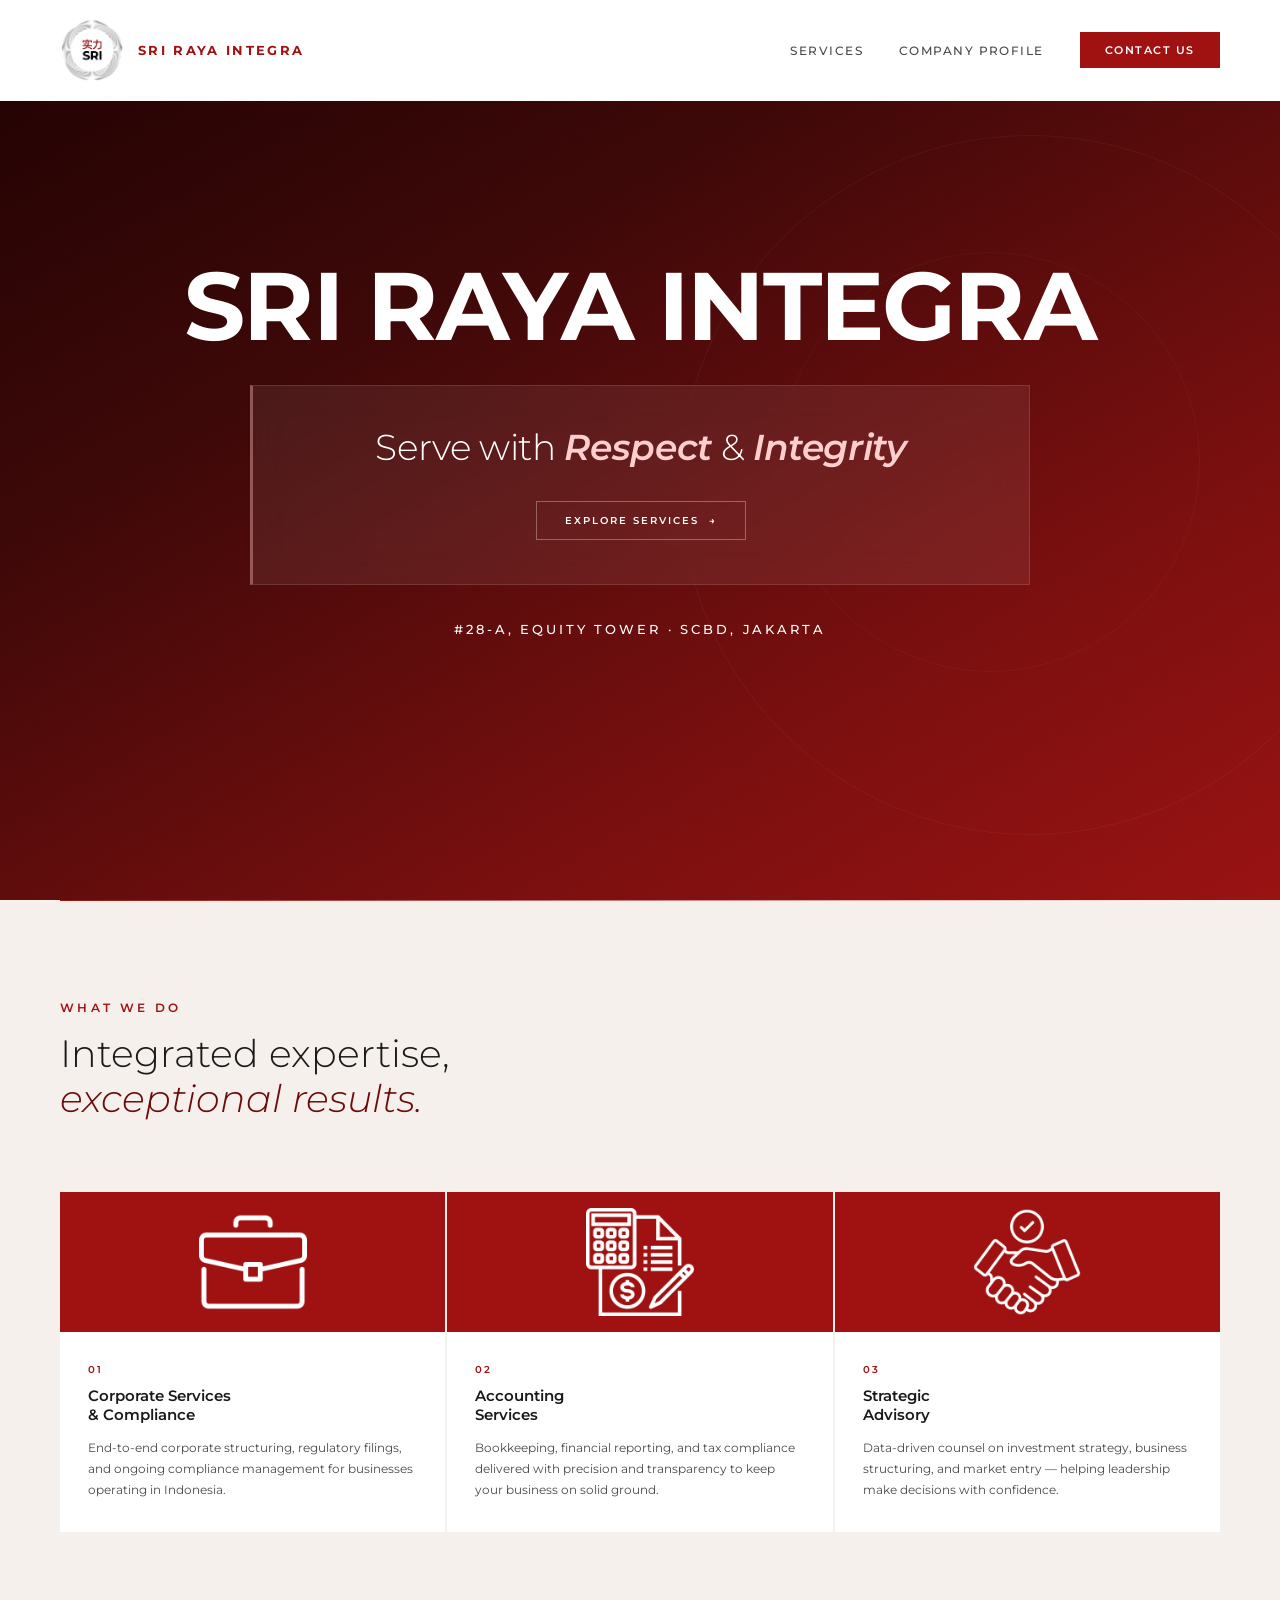
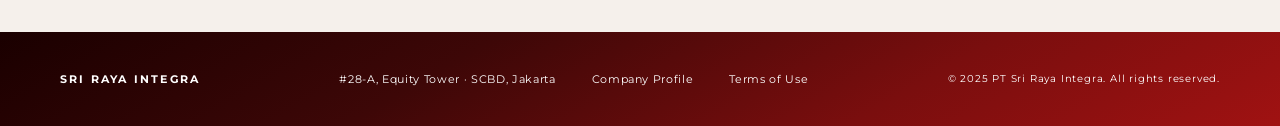
<file: index.html>
<!DOCTYPE html>
<html lang="en">
<head>
  <meta charset="UTF-8" />
  <meta name="viewport" content="width=device-width, initial-scale=1.0"/>
  <title>Sri Raya Integra</title>

  <link rel="icon" type="image/x-icon" href="assets/sri-logo.png">
  <link rel="stylesheet" href="global.css">
  <link rel="stylesheet" href="stylehome.css">

</head>

<body>

  <!-- NAVBAR -->
  <nav class="navbar" id="navbar">
    <div class="left-navbar">
      <img src="assets/sri-logo.png" alt="Sri Raya Integra" />
      <span class="brand">
        <a href="index.html">Sri Raya Integra</a>
      </span>
    </div>
    <div class="nav-right">
      <a href="#services" class="nav-link">Services</a>
      <a href="source_code/company-profile/sricompanyprofile.html" class="nav-link">Company Profile</a>
      <a href="source_code/contact-us/sricontactus.html" class="nav-btn">Contact Us</a>
    </div>
  </nav>

  <!-- HERO -->
  <section class="hero" id="hero">
    <div class="hero-bg" id="heroBg"></div>
    <div class="hero-lines"></div>

    <div class="hero-inner">
      <h1 class="hero-name hero-anim-name">SRI RAYA INTEGRA</h1>

      <div class="glass-card hero-anim-card">
        <p class="hero-title">
          Serve with <em>Respect</em> &amp; <em>Integrity</em>
        </p>
        <a href="#services" class="hero-cta">Explore Services &nbsp;→</a>
      </div>

      <div class="hero-meta hero-anim-meta">
        <span>#28-A, Equity Tower · SCBD, Jakarta</span>
      </div>
    </div>
  </section>

  <!-- SERVICES -->
  <section class="services-section" id="services">
    <div class="services-inner">
      <div class="section-label">What We Do</div>
      <h2 class="section-title">Integrated expertise,<br><em>exceptional results.</em></h2>

      <div class="cards-grid">

        <div class="card fade-up">
          <div class="card-img-wrap">
            <img src="assets/briefcase.png" alt="Corporate Services" />
          </div>
          <div class="card-body">
            <div class="card-number">01</div>
            <div class="card-title">Corporate Services<br>&amp; Compliance</div>
            <p class="card-desc">End-to-end corporate structuring, regulatory filings, and ongoing compliance management for businesses operating in Indonesia.</p>
          </div>
        </div>

        <div class="card fade-up">
          <div class="card-img-wrap">
            <img src="assets/accounting.png" alt="Accounting Services" />
          </div>
          <div class="card-body">
            <div class="card-number">02</div>
            <div class="card-title">Accounting<br>Services</div>
            <p class="card-desc">Bookkeeping, financial reporting, and tax compliance delivered with precision and transparency to keep your business on solid ground.</p>
          </div>
        </div>

        <div class="card fade-up">
          <div class="card-img-wrap">
            <img src="assets/deal.png" alt="Strategic Advisory" />
          </div>
          <div class="card-body">
            <div class="card-number">03</div>
            <div class="card-title">Strategic<br>Advisory</div>
            <p class="card-desc">Data-driven counsel on investment strategy, business structuring, and market entry — helping leadership make decisions with confidence.</p>
          </div>
        </div>

      </div>
    </div>
  </section>

  <!-- FOOTER -->
  <footer class="footer">
    <div class="footer-inner">
      <div class="footer-brand">
        <a href="#hero" class="footer-brand">Sri Raya Integra</a>
      </div>
      <div class="footer-meta">
        <a href="https://maps.app.goo.gl/XMBJzPFrLYJWzJzW9" target="_blank" rel="noopener noreferrer">#28-A, Equity Tower · SCBD, Jakarta</a>
        <a href="source_code/company-profile/sricompanyprofile.html">Company Profile</a>
        <a href="source_code/tou/sritou.html">Terms of Use</a>
      </div>
      <div class="footer-copy">© 2025 PT Sri Raya Integra. All rights reserved.</div>
    </div>
  </footer>

  <script src="functionhome.js"></script>

</body>
</html>
</file>
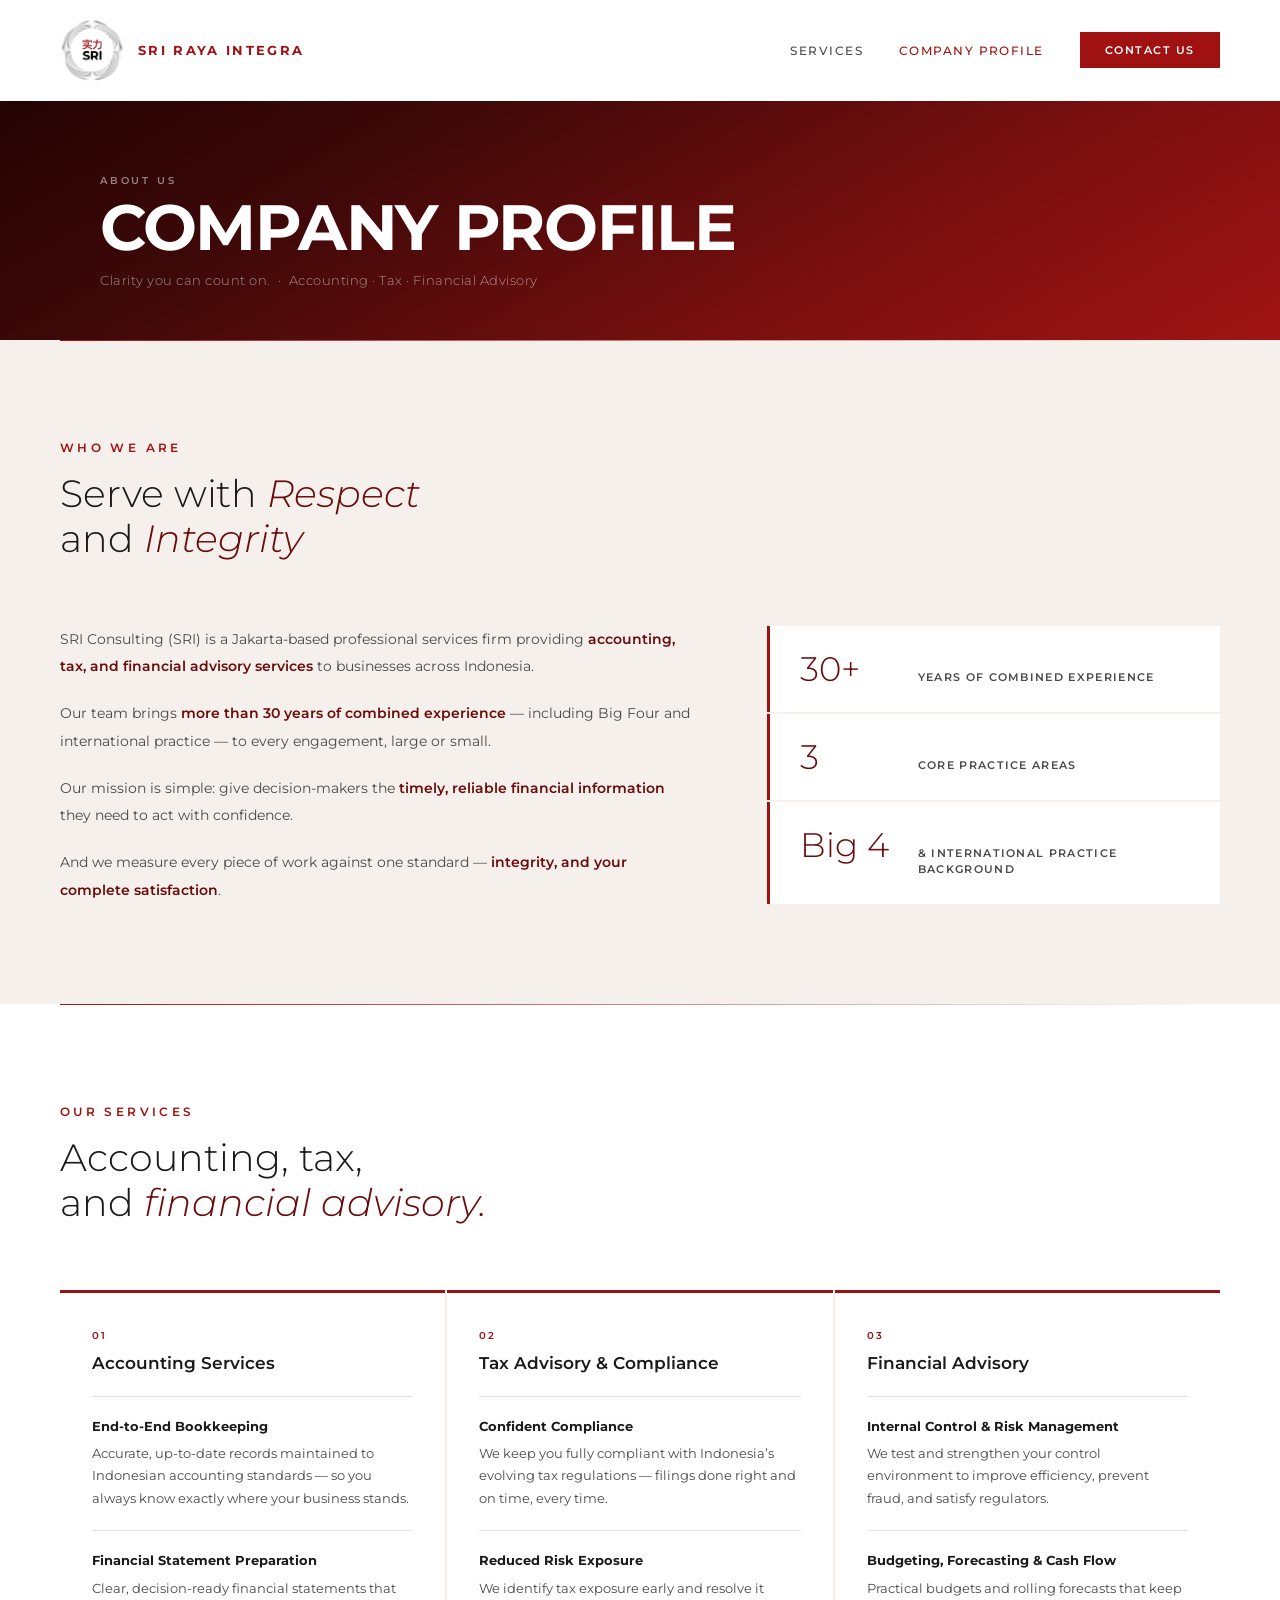
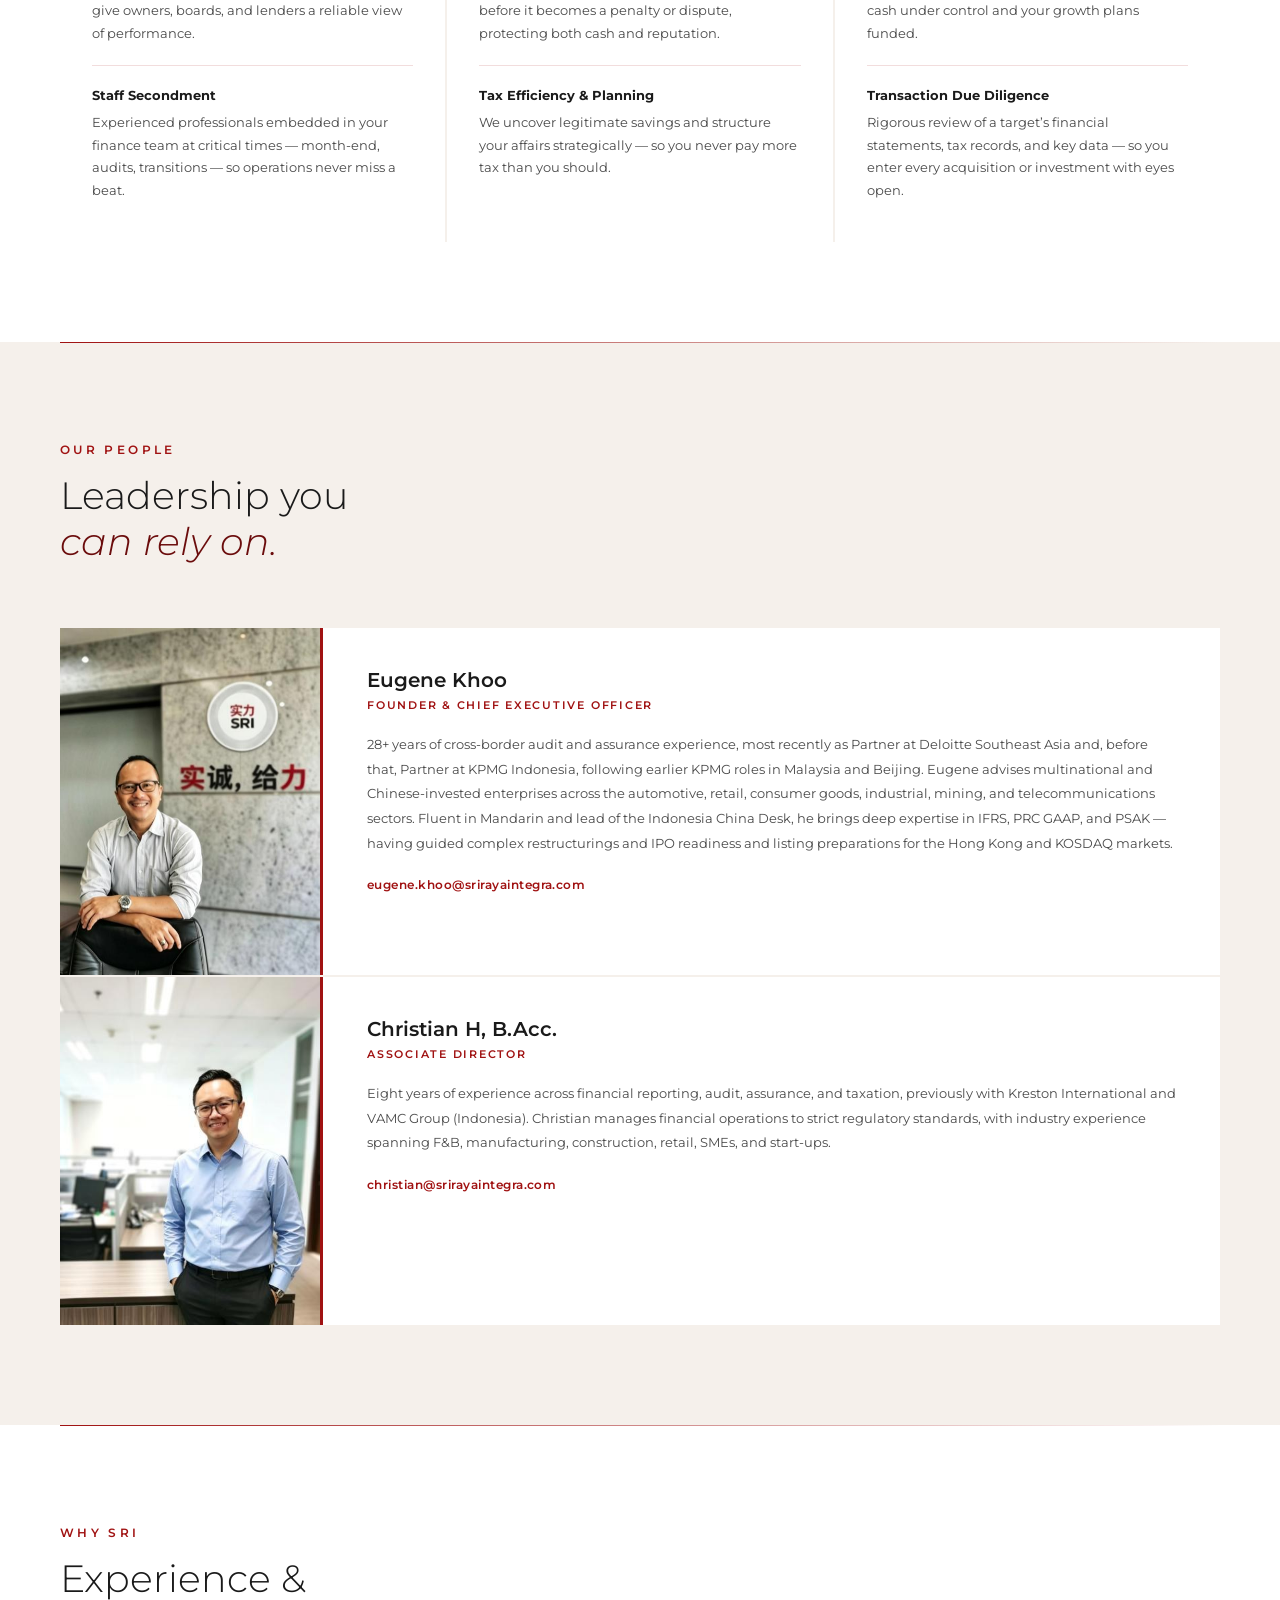
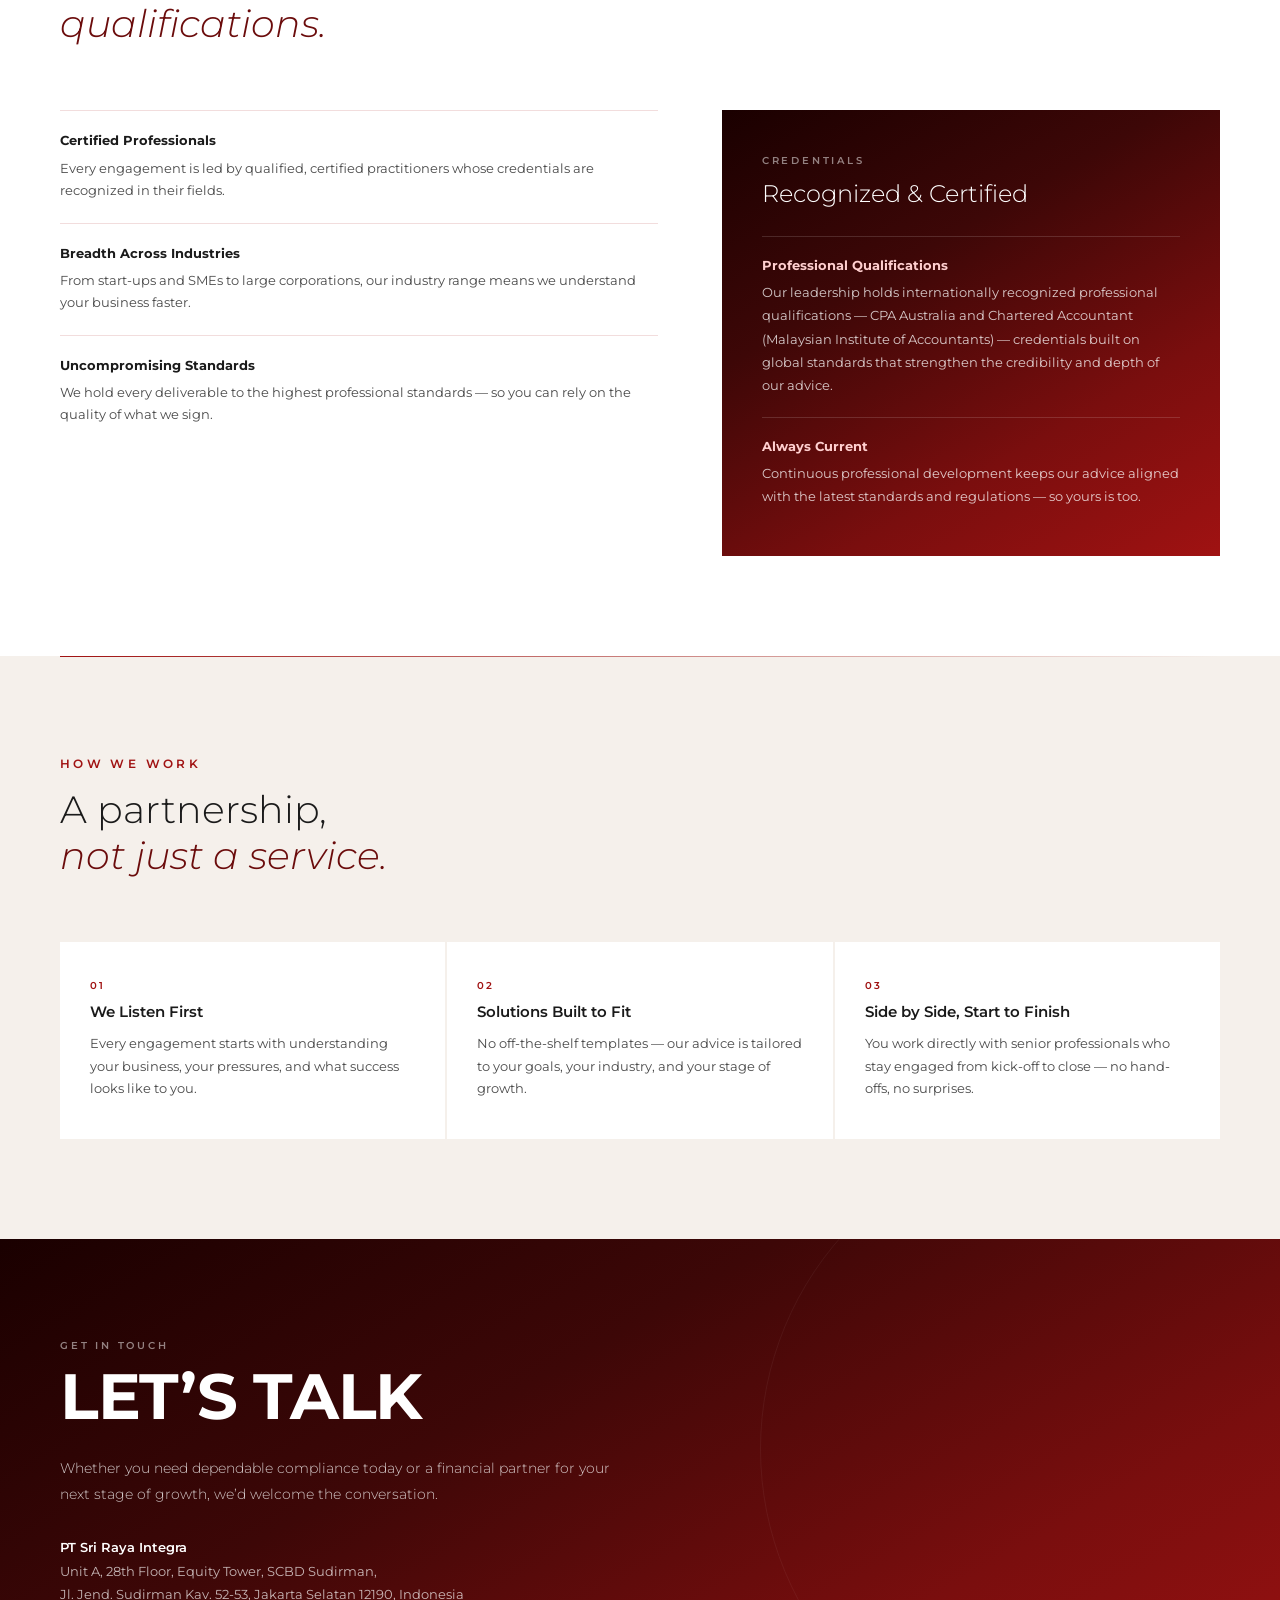
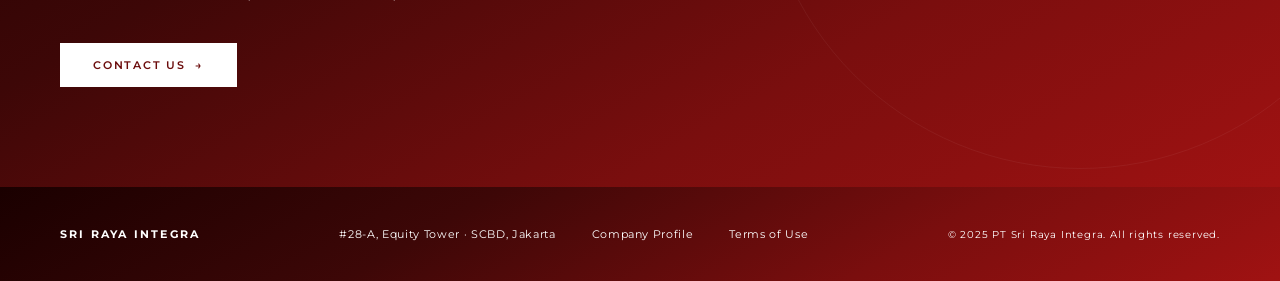
<file: source_code/company-profile/sricompanyprofile.html>
<!DOCTYPE html>
<html lang="en">

<head>
  <meta charset="utf-8" />
  <meta name="viewport" content="width=device-width, initial-scale=1" />
  <title>Company Profile — Sri Raya Integra</title>
  <meta name="description" content="Sri Raya Integra is a Jakarta-based professional services firm providing accounting, tax, and financial advisory services to businesses across Indonesia." />
  <link rel="icon" type="image/x-icon" href="../../assets/sri-logo.png">
  <link rel="stylesheet" href="../../global.css">
  <link rel="stylesheet" href="stylecp.css" />
</head>

<body>

  <!-- NAVBAR -->
  <nav class="navbar" id="navbar">
    <div class="left-navbar">
      <img src="../../assets/sri-logo.png" alt="Sri Raya Integra" />
      <span class="brand">
        <a href="../../index.html">Sri Raya Integra</a>
      </span>
    </div>
    <div class="nav-right">
      <a href="../../index.html#services" class="nav-link">Services</a>
      <a href="sricompanyprofile.html" class="nav-link active">Company Profile</a>
      <a href="../contact-us/sricontactus.html" class="nav-btn">Contact Us</a>
    </div>
  </nav>

  <!-- PAGE HERO -->
  <section class="page-hero">
    <div class="page-hero-bg"></div>
    <div class="page-hero-inner">
      <div class="section-label anim-1">About Us</div>
      <h1 class="page-hero-title anim-2">Company Profile</h1>
      <p class="page-hero-sub anim-3">Clarity you can count on. &nbsp;·&nbsp; Accounting · Tax · Financial Advisory</p>
    </div>
  </section>

  <!-- WHO WE ARE -->
  <section class="cp-section cp-cream">
    <div class="cp-inner">
      <div class="cp-label">Who We Are</div>
      <h2 class="cp-title">Serve with <em>Respect</em><br>and <em>Integrity</em></h2>

      <div class="cp-intro">
        <div class="cp-intro-text anim-block">
          <p>SRI Consulting (SRI) is a Jakarta-based professional services firm providing <strong>accounting, tax, and financial advisory services</strong> to businesses across Indonesia.</p>
          <p>Our team brings <strong>more than 30 years of combined experience</strong> — including Big Four and international practice — to every engagement, large or small.</p>
          <p>Our mission is simple: give decision-makers the <strong>timely, reliable financial information</strong> they need to act with confidence.</p>
          <p>And we measure every piece of work against one standard — <strong>integrity, and your complete satisfaction</strong>.</p>
        </div>

        <div class="cp-stats anim-block">
          <div class="cp-stat">
            <div class="cp-stat-num">30+</div>
            <div class="cp-stat-label">Years of combined experience</div>
          </div>
          <div class="cp-stat">
            <div class="cp-stat-num">3</div>
            <div class="cp-stat-label">Core practice areas</div>
          </div>
          <div class="cp-stat">
            <div class="cp-stat-num">Big 4</div>
            <div class="cp-stat-label">&amp; international practice background</div>
          </div>
        </div>
      </div>
    </div>
  </section>

  <!-- SERVICES -->
  <section class="cp-section cp-white" id="cp-services">
    <div class="cp-inner">
      <div class="cp-label">Our Services</div>
      <h2 class="cp-title">Accounting, tax,<br>and <em>financial advisory.</em></h2>

      <div class="cp-service-grid">

        <div class="cp-service anim-block">
          <div class="cp-service-num">01</div>
          <h3 class="cp-service-title">Accounting Services</h3>
          <div class="cp-item">
            <h4>End-to-End Bookkeeping</h4>
            <p>Accurate, up-to-date records maintained to Indonesian accounting standards — so you always know exactly where your business stands.</p>
          </div>
          <div class="cp-item">
            <h4>Financial Statement Preparation</h4>
            <p>Clear, decision-ready financial statements that give owners, boards, and lenders a reliable view of performance.</p>
          </div>
          <div class="cp-item">
            <h4>Staff Secondment</h4>
            <p>Experienced professionals embedded in your finance team at critical times — month-end, audits, transitions — so operations never miss a beat.</p>
          </div>
        </div>

        <div class="cp-service anim-block">
          <div class="cp-service-num">02</div>
          <h3 class="cp-service-title">Tax Advisory &amp; Compliance</h3>
          <div class="cp-item">
            <h4>Confident Compliance</h4>
            <p>We keep you fully compliant with Indonesia’s evolving tax regulations — filings done right and on time, every time.</p>
          </div>
          <div class="cp-item">
            <h4>Reduced Risk Exposure</h4>
            <p>We identify tax exposure early and resolve it before it becomes a penalty or dispute, protecting both cash and reputation.</p>
          </div>
          <div class="cp-item">
            <h4>Tax Efficiency &amp; Planning</h4>
            <p>We uncover legitimate savings and structure your affairs strategically — so you never pay more tax than you should.</p>
          </div>
        </div>

        <div class="cp-service anim-block">
          <div class="cp-service-num">03</div>
          <h3 class="cp-service-title">Financial Advisory</h3>
          <div class="cp-item">
            <h4>Internal Control &amp; Risk Management</h4>
            <p>We test and strengthen your control environment to improve efficiency, prevent fraud, and satisfy regulators.</p>
          </div>
          <div class="cp-item">
            <h4>Budgeting, Forecasting &amp; Cash Flow</h4>
            <p>Practical budgets and rolling forecasts that keep cash under control and your growth plans funded.</p>
          </div>
          <div class="cp-item">
            <h4>Transaction Due Diligence</h4>
            <p>Rigorous review of a target’s financial statements, tax records, and key data — so you enter every acquisition or investment with eyes open.</p>
          </div>
        </div>

      </div>
    </div>
  </section>

  <!-- LEADERSHIP -->
  <section class="cp-section cp-cream">
    <div class="cp-inner">
      <div class="cp-label">Our People</div>
      <h2 class="cp-title">Leadership you<br><em>can rely on.</em></h2>

      <div class="cp-leaders">

        <article class="cp-leader anim-block">
          <img class="cp-leader-photo" src="../../assets/profile/team/eugene-khoo.jpg" alt="Eugene Khoo, Founder &amp; Chief Executive Officer" loading="lazy" />
          <div class="cp-leader-body">
            <h3 class="cp-leader-name">Eugene Khoo</h3>
            <div class="cp-leader-role">Founder &amp; Chief Executive Officer</div>
            <p>28+ years of cross-border audit and assurance experience, most recently as Partner at Deloitte Southeast Asia and, before that, Partner at KPMG Indonesia, following earlier KPMG roles in Malaysia and Beijing. Eugene advises multinational and Chinese-invested enterprises across the automotive, retail, consumer goods, industrial, mining, and telecommunications sectors. Fluent in Mandarin and lead of the Indonesia China Desk, he brings deep expertise in IFRS, PRC GAAP, and PSAK — having guided complex restructurings and IPO readiness and listing preparations for the Hong Kong and KOSDAQ markets.</p>
            <a class="cp-leader-mail" href="mailto:eugene.khoo@srirayaintegra.com">eugene.khoo@srirayaintegra.com</a>
          </div>
        </article>

        <article class="cp-leader anim-block">
          <img class="cp-leader-photo" src="../../assets/profile/team/christian-h.jpg" alt="Christian H, Associate Director" loading="lazy" />
          <div class="cp-leader-body">
            <h3 class="cp-leader-name">Christian H, B.Acc.</h3>
            <div class="cp-leader-role">Associate Director</div>
            <p>Eight years of experience across financial reporting, audit, assurance, and taxation, previously with Kreston International and VAMC Group (Indonesia). Christian manages financial operations to strict regulatory standards, with industry experience spanning F&amp;B, manufacturing, construction, retail, SMEs, and start-ups.</p>
            <a class="cp-leader-mail" href="mailto:christian@srirayaintegra.com">christian@srirayaintegra.com</a>
          </div>
        </article>

      </div>
    </div>
  </section>

  <!-- WHY SRI + CREDENTIALS -->
  <section class="cp-section cp-white">
    <div class="cp-inner">
      <div class="cp-label">Why SRI</div>
      <h2 class="cp-title">Experience &amp;<br><em>qualifications.</em></h2>

      <div class="cp-why">
        <div class="cp-why-list anim-block">
          <div class="cp-item">
            <h4>Certified Professionals</h4>
            <p>Every engagement is led by qualified, certified practitioners whose credentials are recognized in their fields.</p>
          </div>
          <div class="cp-item">
            <h4>Breadth Across Industries</h4>
            <p>From start-ups and SMEs to large corporations, our industry range means we understand your business faster.</p>
          </div>
          <div class="cp-item">
            <h4>Uncompromising Standards</h4>
            <p>We hold every deliverable to the highest professional standards — so you can rely on the quality of what we sign.</p>
          </div>
        </div>

        <aside class="cp-credentials anim-block">
          <div class="cp-cred-label">Credentials</div>
          <h3 class="cp-cred-title">Recognized &amp; Certified</h3>
          <div class="cp-cred-item">
            <h4>Professional Qualifications</h4>
            <p>Our leadership holds internationally recognized professional qualifications — CPA Australia and Chartered Accountant (Malaysian Institute of Accountants) — credentials built on global standards that strengthen the credibility and depth of our advice.</p>
          </div>
          <div class="cp-cred-item">
            <h4>Always Current</h4>
            <p>Continuous professional development keeps our advice aligned with the latest standards and regulations — so yours is too.</p>
          </div>
        </aside>
      </div>
    </div>
  </section>

  <!-- HOW WE WORK -->
  <section class="cp-section cp-cream">
    <div class="cp-inner">
      <div class="cp-label">How We Work</div>
      <h2 class="cp-title">A partnership,<br><em>not just a service.</em></h2>

      <div class="cp-steps">
        <div class="cp-step anim-block">
          <div class="cp-service-num">01</div>
          <h4>We Listen First</h4>
          <p>Every engagement starts with understanding your business, your pressures, and what success looks like to you.</p>
        </div>
        <div class="cp-step anim-block">
          <div class="cp-service-num">02</div>
          <h4>Solutions Built to Fit</h4>
          <p>No off-the-shelf templates — our advice is tailored to your goals, your industry, and your stage of growth.</p>
        </div>
        <div class="cp-step anim-block">
          <div class="cp-service-num">03</div>
          <h4>Side by Side, Start to Finish</h4>
          <p>You work directly with senior professionals who stay engaged from kick-off to close — no hand-offs, no surprises.</p>
        </div>
      </div>
    </div>
  </section>

  <!-- CTA -->
  <section class="cp-cta">
    <div class="cp-cta-bg"></div>
    <div class="cp-cta-inner anim-block">
      <div class="cp-cta-label">Get In Touch</div>
      <h2 class="cp-cta-title">Let’s Talk</h2>
      <p class="cp-cta-text">Whether you need dependable compliance today or a financial partner for your next stage of growth, we’d welcome the conversation.</p>
      <address class="cp-cta-address">
        <strong>PT Sri Raya Integra</strong><br>
        Unit A, 28th Floor, Equity Tower, SCBD Sudirman,<br>
        Jl. Jend. Sudirman Kav. 52-53, Jakarta Selatan 12190, Indonesia
      </address>
      <a href="../contact-us/sricontactus.html" class="cp-cta-btn">Contact Us &nbsp;→</a>
    </div>
  </section>

  <!-- FOOTER -->
  <footer class="footer">
    <div class="footer-inner">
      <div class="footer-brand">
        <a href="../../index.html" class="footer-brand">Sri Raya Integra</a>
      </div>
      <div class="footer-meta">
        <a href="https://maps.app.goo.gl/XMBJzPFrLYJWzJzW9" target="_blank" rel="noopener noreferrer">#28-A, Equity Tower · SCBD, Jakarta</a>
        <a href="sricompanyprofile.html">Company Profile</a>
        <a href="../tou/sritou.html">Terms of Use</a>
      </div>
      <div class="footer-copy">© 2025 PT Sri Raya Integra. All rights reserved.</div>
    </div>
  </footer>

  <script src="functioncp.js"></script>

</body>
</html>
</file>
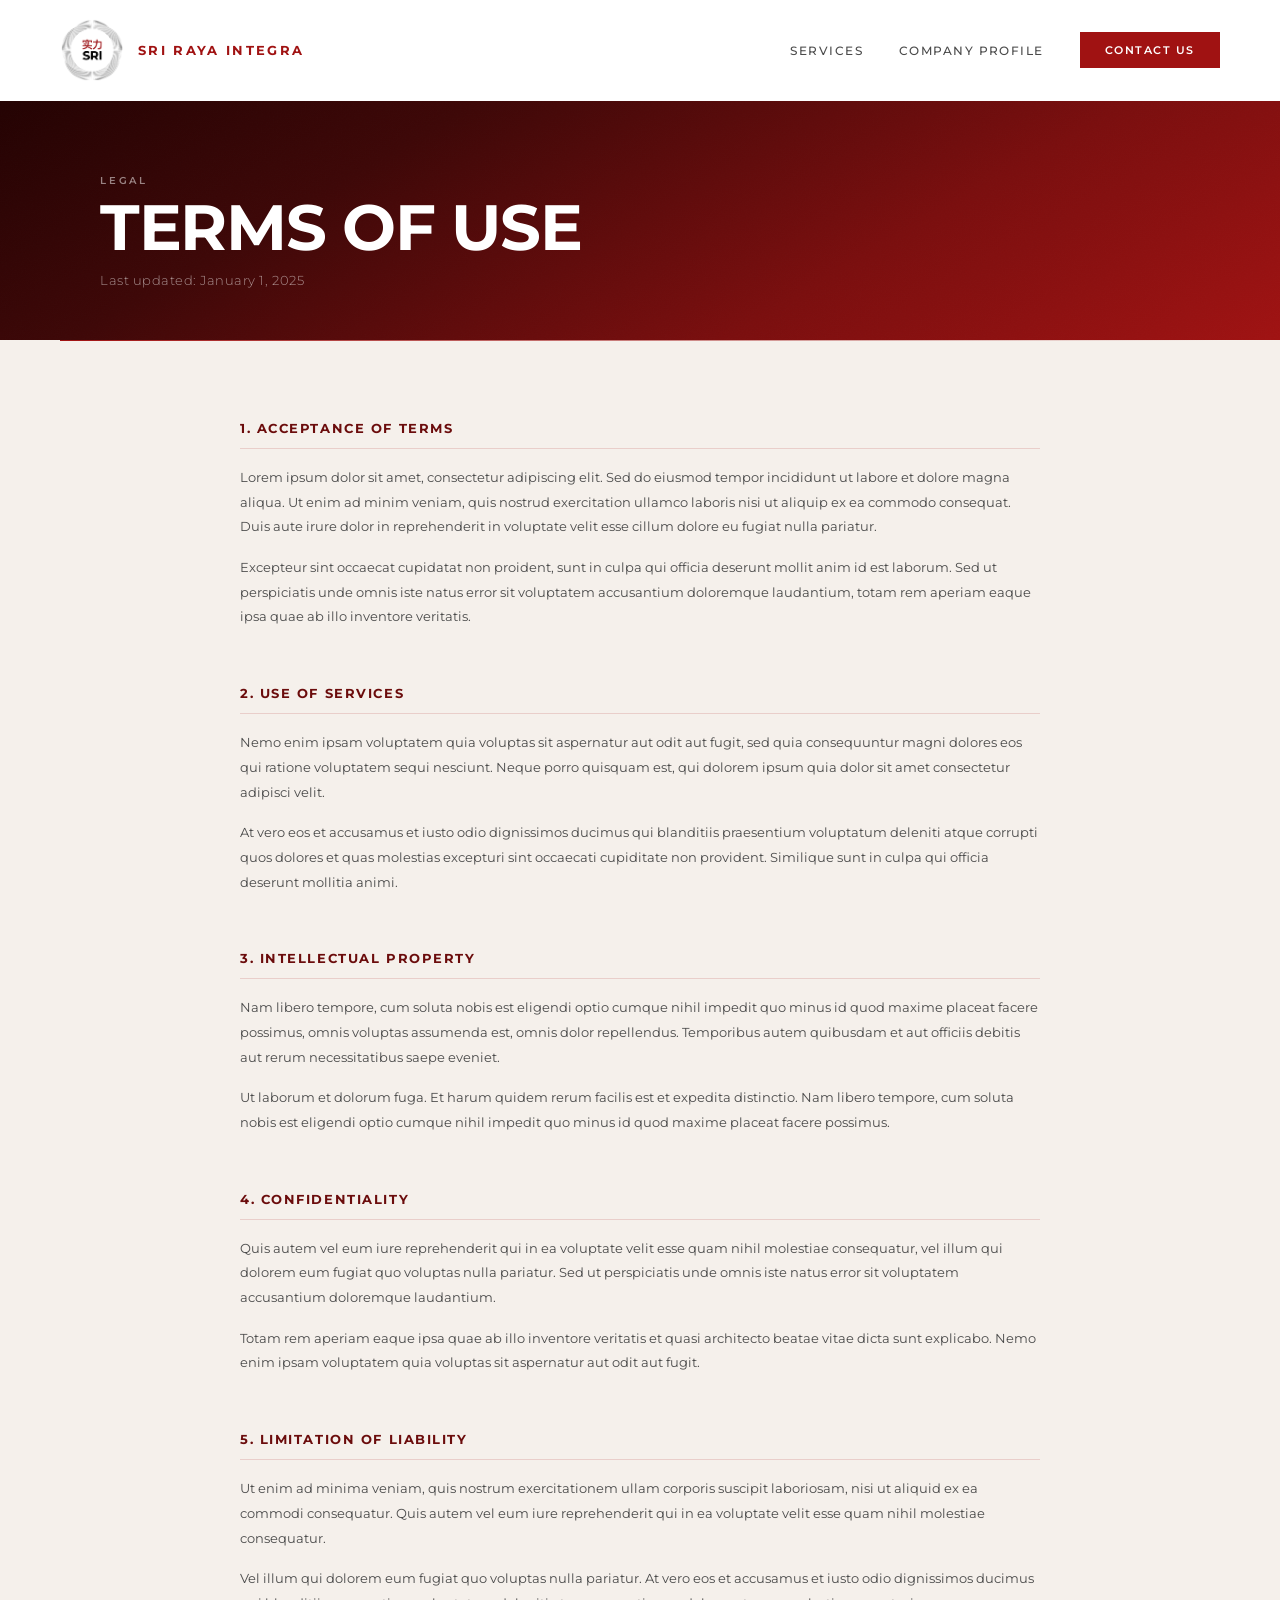
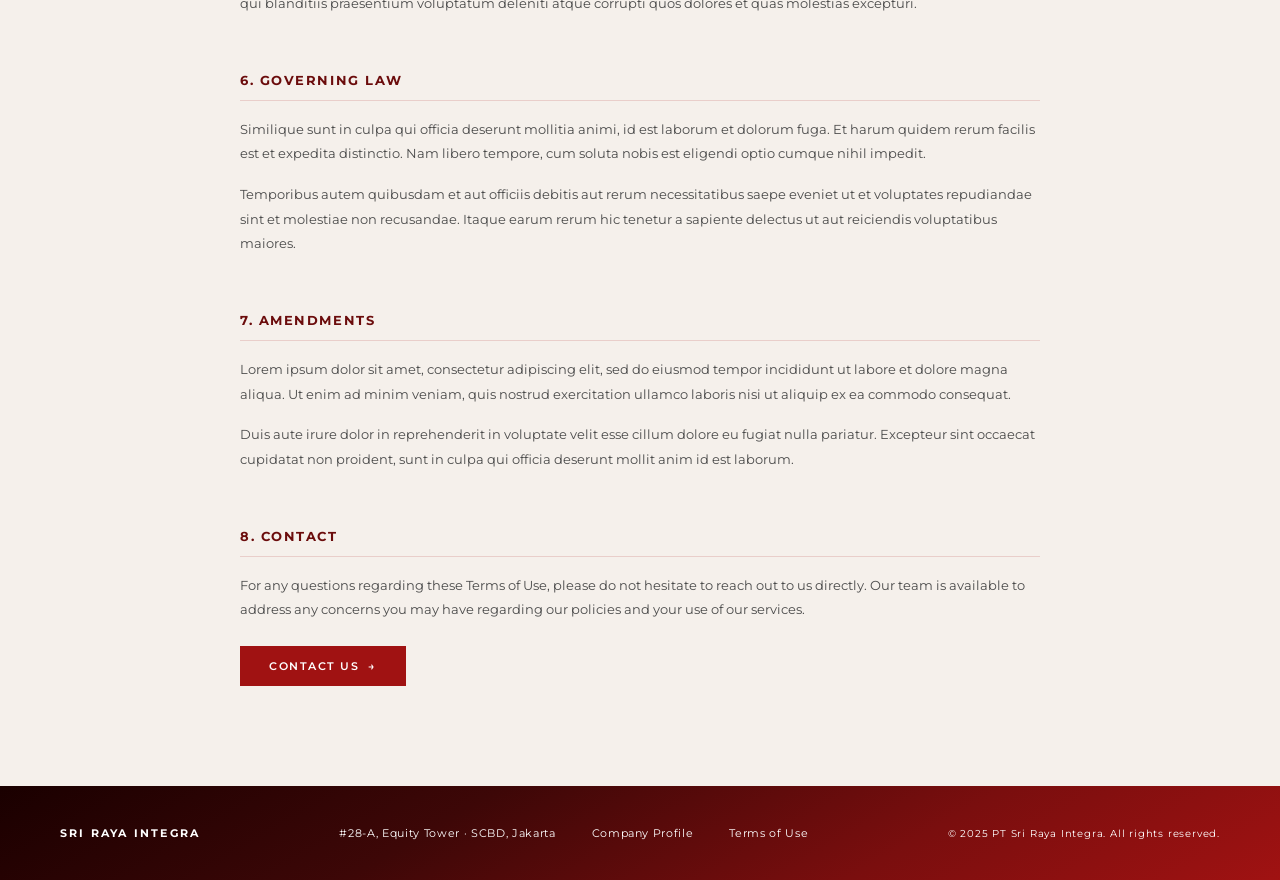
<file: source_code/tou/sritou.html>
<!DOCTYPE html>
<html lang="en">

<head>
  <meta charset="utf-8" />
  <meta name="viewport" content="width=device-width, initial-scale=1" />
  <title>Terms of Use — Sri Raya Integra</title>
  <link rel="icon" type="image/x-icon" href="../../assets/sri-logo.png">
  <link rel="stylesheet" href="../../global.css">
  <link rel="stylesheet" href="styletou.css" />
</head>

<body>

  <!-- NAVBAR -->
  <nav class="navbar" id="navbar">
    <div class="left-navbar">
      <img src="../../assets/sri-logo.png" alt="Sri Raya Integra" />
      <span class="brand">
        <a href="../../index.html">Sri Raya Integra</a>
      </span>
    </div>
    <div class="nav-right">
      <a href="../../index.html#services" class="nav-link">Services</a>
      <a href="../company-profile/sricompanyprofile.html" class="nav-link">Company Profile</a>
      <a href="../contact-us/sricontactus.html" class="nav-btn">Contact Us</a>
    </div>
  </nav>

  <!-- PAGE HERO -->
  <section class="page-hero">
    <div class="page-hero-bg"></div>
    <div class="page-hero-inner">
      <div class="section-label anim-1">Legal</div>
      <h1 class="page-hero-title anim-2">Terms of Use</h1>
      <p class="page-hero-sub anim-3">Last updated: January 1, 2025</p>
    </div>
  </section>

  <!-- CONTENT -->
  <section class="tou-section">
    <div class="tou-inner">

      <div class="tou-block anim-block">
        <h2 class="tou-heading">1. Acceptance of Terms</h2>
        <p>Lorem ipsum dolor sit amet, consectetur adipiscing elit. Sed do eiusmod tempor incididunt ut labore et dolore magna aliqua. Ut enim ad minim veniam, quis nostrud exercitation ullamco laboris nisi ut aliquip ex ea commodo consequat. Duis aute irure dolor in reprehenderit in voluptate velit esse cillum dolore eu fugiat nulla pariatur.</p>
        <p>Excepteur sint occaecat cupidatat non proident, sunt in culpa qui officia deserunt mollit anim id est laborum. Sed ut perspiciatis unde omnis iste natus error sit voluptatem accusantium doloremque laudantium, totam rem aperiam eaque ipsa quae ab illo inventore veritatis.</p>
      </div>

      <div class="tou-block anim-block">
        <h2 class="tou-heading">2. Use of Services</h2>
        <p>Nemo enim ipsam voluptatem quia voluptas sit aspernatur aut odit aut fugit, sed quia consequuntur magni dolores eos qui ratione voluptatem sequi nesciunt. Neque porro quisquam est, qui dolorem ipsum quia dolor sit amet consectetur adipisci velit.</p>
        <p>At vero eos et accusamus et iusto odio dignissimos ducimus qui blanditiis praesentium voluptatum deleniti atque corrupti quos dolores et quas molestias excepturi sint occaecati cupiditate non provident. Similique sunt in culpa qui officia deserunt mollitia animi.</p>
      </div>

      <div class="tou-block anim-block">
        <h2 class="tou-heading">3. Intellectual Property</h2>
        <p>Nam libero tempore, cum soluta nobis est eligendi optio cumque nihil impedit quo minus id quod maxime placeat facere possimus, omnis voluptas assumenda est, omnis dolor repellendus. Temporibus autem quibusdam et aut officiis debitis aut rerum necessitatibus saepe eveniet.</p>
        <p>Ut laborum et dolorum fuga. Et harum quidem rerum facilis est et expedita distinctio. Nam libero tempore, cum soluta nobis est eligendi optio cumque nihil impedit quo minus id quod maxime placeat facere possimus.</p>
      </div>

      <div class="tou-block anim-block">
        <h2 class="tou-heading">4. Confidentiality</h2>
        <p>Quis autem vel eum iure reprehenderit qui in ea voluptate velit esse quam nihil molestiae consequatur, vel illum qui dolorem eum fugiat quo voluptas nulla pariatur. Sed ut perspiciatis unde omnis iste natus error sit voluptatem accusantium doloremque laudantium.</p>
        <p>Totam rem aperiam eaque ipsa quae ab illo inventore veritatis et quasi architecto beatae vitae dicta sunt explicabo. Nemo enim ipsam voluptatem quia voluptas sit aspernatur aut odit aut fugit.</p>
      </div>

      <div class="tou-block anim-block">
        <h2 class="tou-heading">5. Limitation of Liability</h2>
        <p>Ut enim ad minima veniam, quis nostrum exercitationem ullam corporis suscipit laboriosam, nisi ut aliquid ex ea commodi consequatur. Quis autem vel eum iure reprehenderit qui in ea voluptate velit esse quam nihil molestiae consequatur.</p>
        <p>Vel illum qui dolorem eum fugiat quo voluptas nulla pariatur. At vero eos et accusamus et iusto odio dignissimos ducimus qui blanditiis praesentium voluptatum deleniti atque corrupti quos dolores et quas molestias excepturi.</p>
      </div>

      <div class="tou-block anim-block">
        <h2 class="tou-heading">6. Governing Law</h2>
        <p>Similique sunt in culpa qui officia deserunt mollitia animi, id est laborum et dolorum fuga. Et harum quidem rerum facilis est et expedita distinctio. Nam libero tempore, cum soluta nobis est eligendi optio cumque nihil impedit.</p>
        <p>Temporibus autem quibusdam et aut officiis debitis aut rerum necessitatibus saepe eveniet ut et voluptates repudiandae sint et molestiae non recusandae. Itaque earum rerum hic tenetur a sapiente delectus ut aut reiciendis voluptatibus maiores.</p>
      </div>

      <div class="tou-block anim-block">
        <h2 class="tou-heading">7. Amendments</h2>
        <p>Lorem ipsum dolor sit amet, consectetur adipiscing elit, sed do eiusmod tempor incididunt ut labore et dolore magna aliqua. Ut enim ad minim veniam, quis nostrud exercitation ullamco laboris nisi ut aliquip ex ea commodo consequat.</p>
        <p>Duis aute irure dolor in reprehenderit in voluptate velit esse cillum dolore eu fugiat nulla pariatur. Excepteur sint occaecat cupidatat non proident, sunt in culpa qui officia deserunt mollit anim id est laborum.</p>
      </div>

      <div class="tou-block anim-block">
        <h2 class="tou-heading">8. Contact</h2>
        <p>For any questions regarding these Terms of Use, please do not hesitate to reach out to us directly. Our team is available to address any concerns you may have regarding our policies and your use of our services.</p>
        <a href="../contact-us/sricontactus.html" class="tou-cta">Contact Us &nbsp;→</a>
      </div>

    </div>
  </section>

  <!-- FOOTER -->
  <footer class="footer">
    <div class="footer-inner">
      <div class="footer-brand">
        <a href="../../index.html" class="footer-brand">Sri Raya Integra</a>
      </div>
      <div class="footer-meta">
        <a href="https://maps.app.goo.gl/XMBJzPFrLYJWzJzW9" target="_blankl" rel="noopener noreferrer">#28-A, Equity Tower · SCBD, Jakarta</a>
        <a href="../company-profile/sricompanyprofile.html">Company Profile</a>
        <a href="sritou.html">Terms of Use</a>
      </div>
      <div class="footer-copy">© 2025 PT Sri Raya Integra. All rights reserved.</div>
    </div>
  </footer>

  <script src="functiontou.js"></script>

</body>
</html>
</file>
<file: global.css>
@import url("https://fonts.googleapis.com/css2?family=Montserrat:ital,wght@0,300;0,400;0,500;0,600;0,700;1,300;1,400&display=swap");

/* ── RESET ── */
*, *::before, *::after {
  box-sizing: border-box;
  margin: 0;
  padding: 0;
  -webkit-font-smoothing: antialiased;
}

html {
  scroll-behavior: smooth;
  height: 100%;
}

body {
  height: 100%;
  font-family: "Montserrat", Arial, Helvetica, sans-serif;
  background: var(--cream);
  color: var(--text-dark);
  overflow-x: hidden;
}

a {
  text-decoration: none;
  color: inherit;
}

button:focus-visible {
  outline: 2px solid #4a90e2;
}

/* ── VARS ── */
:root {
  --red:       #a01212;
  --red-deep:  #6b0c0c;
  --red-dark:  #330000;
  --cream:     #f5f0eb;
  --text-dark: #1a1a1a;
  --text-mid:  #4a4a4a;
}

/* ── TYPOGRAPHY HELPERS ── */
.font-light    { font-weight: 300; }
.font-regular  { font-weight: 400; }
.font-medium   { font-weight: 500; }
.font-semibold { font-weight: 600; }
.font-bold     { font-weight: 700; }

/* ── NAVBAR ── */
.navbar {
  position: fixed;
  top: 0; left: 0; right: 0;
  display: flex;
  justify-content: space-between;
  align-items: center;
  padding: 18px 60px;
  background: rgb(255, 255, 255);
  backdrop-filter: blur(14px);
  -webkit-backdrop-filter: blur(14px);
  border-bottom: 1px solid rgba(255,255,255,0.08);
  z-index: 100;
  transition: background 0.4s, border-color 0.4s;
}

.navbar.scrolled {
  background: rgba(255,255,255,0.96);
  border-bottom: 1px solid rgba(160,18,18,0.08);
}

.left-navbar {
  display: flex;
  align-items: center;
  gap: 14px;
}

.left-navbar a {
  display: flex;
  align-items: center;
}

.navbar img { width: 64px; }

.navbar .brand a {
  font-weight: 700;
  font-size: 13px;
  letter-spacing: 0.18em;
  color: var(--red);
  text-transform: uppercase;
  text-decoration: none;
}

.nav-right {
  display: flex;
  align-items: center;
  gap: 36px;
}

.nav-link {
  font-size: 12px;
  font-weight: 500;
  letter-spacing: 0.12em;
  color: var(--text-mid);
  text-decoration: none;
  text-transform: uppercase;
  transition: color 0.3s ease;
}

.nav-link:hover { color: var(--red); }
.navbar.scrolled .nav-link { color: var(--text-mid); }
.navbar.scrolled .nav-link:hover { color: var(--red); }

.nav-btn {
  font-size: 11px;
  font-weight: 600;
  letter-spacing: 0.14em;
  text-transform: uppercase;
  color: white;
  background: var(--red);
  text-decoration: none;
  padding: 10px 24px;
  border: 1px solid var(--red);
  transition: background 0.25s, color 0.25s;
}

.nav-btn:hover {
  background: transparent;
  color: var(--red);
}


/* ── PAGE HERO (contact us & terms of use) ── */
.page-hero {
  position: relative;
  height: 340px;
  display: flex;
  align-items: flex-end;
  justify-content: flex-start;
  overflow: hidden;
}

.page-hero-bg {
  position: absolute;
  inset: 0;
  background: linear-gradient(150deg, #1a0000 0%, #3d0707 35%, #7a0e0e 70%, #a01212 100%);
}

.page-hero-bg::after {
  content: "";
  position: absolute;
  inset: 0;
  background-image: url("data:image/svg+xml,%3Csvg xmlns='http://www.w3.org/2000/svg' width='300' height='300'%3E%3Cfilter id='n'%3E%3CfeTurbulence type='fractalNoise' baseFrequency='0.75' numOctaves='4' stitchTiles='stitch'/%3E%3C/filter%3E%3Crect width='300' height='300' filter='url(%23n)' opacity='0.04'/%3E%3C/svg%3E");
  opacity: 0.35;
  pointer-events: none;
}

.page-hero-inner {
  position: relative;
  z-index: 2;
  max-width: 1200px;
  width: 100%;
  margin: 0 auto;
  padding: 0 60px 52px;
  display: flex;
  flex-direction: column;
  gap: 10px;
}

.section-label {
  font-size: 10px;
  font-weight: 600;
  letter-spacing: 0.28em;
  text-transform: uppercase;
  color: rgba(255,255,255,0.5);
}

.page-hero-title {
  font-size: clamp(36px, 5vw, 64px);
  font-weight: 700;
  line-height: 0.95;
  letter-spacing: -0.02em;
  color: #ffffff;
  text-transform: uppercase;
}

.page-hero-sub {
  font-size: 13px;
  font-weight: 300;
  color: rgba(255,255,255,0.55);
  letter-spacing: 0.04em;
  margin-top: 4px;
}

/* ── FOOTER ── */
.footer {
  background: linear-gradient(150deg, #1a0000 0%, #3d0707 35%, #7a0e0e 70%, #a01212 100%);
  color: rgba(255,255,255,0.7);
  padding: 40px 60px;
}

.footer-inner {
  max-width: 1200px;
  margin: 0 auto;
  display: flex;
  justify-content: space-between;
  align-items: center;
  flex-wrap: wrap;
  gap: 16px;
}

.footer-brand {
  font-size: 11px;
  font-weight: 700;
  letter-spacing: 0.2em;
  text-transform: uppercase;
  color: white;
  text-decoration: none;
}

.footer-meta {
  display: flex;
  gap: 36px;
  font-size: 11px;
  letter-spacing: 0.06em;
}

.footer-meta a {
  color: rgb(255, 255, 255);
  text-decoration: none;
  transition: color 0.2s;
  position: relative;
}

.footer-meta a::after {
  content: "";
  position: absolute;
  bottom: -10px;
  left: 50%;
  right: 50%;
  height: 1px;
  background: white;
  transition: left 0.3s ease, right 0.3s ease;
}

.footer-meta a:hover::after {
  left: 0;
  right: 0;
}

.footer-copy {
  font-size: 10px;
  letter-spacing: 0.08em;
  color: rgb(255, 255, 255);
}

/* ── ANIMATIONS ── */
@keyframes heroFadeUp {
  from { opacity: 0; transform: translateY(24px); }
  to   { opacity: 1; transform: translateY(0); }
}

@keyframes formFadeUp {
  from { opacity: 0; transform: translateY(28px); }
  to   { opacity: 1; transform: translateY(0); }
}

@keyframes fadeUp {
  from { opacity: 0; transform: translateY(30px); }
  to   { opacity: 1; transform: translateY(0); }
}

.anim-1 { opacity: 0; animation: heroFadeUp 0.8s cubic-bezier(0.22,1,0.36,1) 0.1s forwards; }
.anim-2 { opacity: 0; animation: heroFadeUp 0.8s cubic-bezier(0.22,1,0.36,1) 0.25s forwards; }
.anim-3 { opacity: 0; animation: heroFadeUp 0.8s cubic-bezier(0.22,1,0.36,1) 0.4s forwards; }

/* ── RESPONSIVE ── */
@media (max-width: 900px) {
  .navbar { padding: 16px 24px; }
  .page-hero { height: 260px; }
  .page-hero-inner { padding: 0 24px 40px; }
  .footer { padding: 32px 24px; }
  .footer-inner { flex-direction: column; align-items: flex-start; gap: 12px; }
  .footer-meta { flex-direction: column; gap: 10px; }
}

/* ── RESPONSIVE: compact navbar on phones (fits logo + 3 items) ── */
@media (max-width: 640px) {
  .navbar { padding: 12px 14px; }
  .left-navbar { gap: 8px; }
  .navbar img { width: 40px; }
  .navbar .brand a { font-size: 10px; letter-spacing: 0.1em; }
  .nav-right { gap: 12px; }
  .nav-link { font-size: 10px; letter-spacing: 0.05em; }
  .nav-btn { font-size: 10px; letter-spacing: 0.06em; padding: 8px 12px; }
}

@media (max-width: 350px) {
  .navbar .brand { display: none; }
}
</file>
<file: stylehome.css>
/* ── HERO ── */
.hero {
  position: relative;
  height: 100vh;
  min-height: 700px;
  display: flex;
  align-items: center;
  justify-content: center;
  overflow: hidden;
}

.hero-bg {
  position: absolute;
  inset: -10% 0;
  background: linear-gradient(150deg, #1a0000 0%, #3d0707 35%, #7a0e0e 70%, #a01212 100%);
  will-change: transform;
}

.hero-bg::after {
  content: "";
  position: absolute;
  inset: 0;
  background-image: url("data:image/svg+xml,%3Csvg xmlns='http://www.w3.org/2000/svg' width='300' height='300'%3E%3Cfilter id='n'%3E%3CfeTurbulence type='fractalNoise' baseFrequency='0.75' numOctaves='4' stitchTiles='stitch'/%3E%3C/filter%3E%3Crect width='300' height='300' filter='url(%23n)' opacity='0.04'/%3E%3C/svg%3E");
  opacity: 0.35;
  pointer-events: none;
}

.hero-lines {
  position: absolute;
  inset: 0;
  pointer-events: none;
  overflow: hidden;
}

.hero-lines::before {
  content: "";
  position: absolute;
  right: -100px; top: 15%;
  width: 700px; height: 700px;
  border: 1px solid rgba(255,255,255,0.05);
  border-radius: 50%;
}

.hero-lines::after {
  content: "";
  position: absolute;
  right: 80px; top: 28%;
  width: 420px; height: 420px;
  border: 1px solid rgba(255,255,255,0.04);
  border-radius: 50%;
}

/* ── HERO INNER ── */
.hero-inner {
  position: relative;
  z-index: 2;
  width: 100%;
  max-width: 900px;
  margin: 0 auto;
  padding: 0 60px;
  display: flex;
  flex-direction: column;
  align-items: center;
  justify-content: center;
  gap: 36px;
  text-align: center;
  min-height: 100vh;
}

/* ── HERO NAME ── */
.hero-name {
  font-size: clamp(52px, 7.5vw, 106px);
  font-weight: 700;
  line-height: 0.9;
  letter-spacing: -0.02em;
  color: #ffffff;
  text-transform: uppercase;
  white-space: nowrap;
}

/* ── GLASS CARD ── */
.glass-card {
  background: rgba(255, 255, 255, 0.07);
  backdrop-filter: blur(20px);
  -webkit-backdrop-filter: blur(20px);
  border: 1px solid rgba(255,255,255,0.12);
  border-left: 3px solid rgba(255, 190, 190, 0.38);
  padding: 40px 44px 44px;
  width: 100%;
  max-width: 100%;
  box-sizing: border-box;
}

.hero-title {
  font-size: clamp(22px, 2.8vw, 36px);
  font-weight: 300;
  line-height: 1.2;
  color: #ffffff;
  letter-spacing: -0.01em;
  white-space: nowrap;
}

.hero-title em {
  font-style: italic;
  font-weight: 600;
  color: #ffcfcf;
}

.hero-cta {
  display: inline-block;
  margin-top: 32px;
  font-size: 10px;
  font-weight: 600;
  letter-spacing: 0.2em;
  text-transform: uppercase;
  color: white;
  text-decoration: none;
  border: 1px solid rgba(255,255,255,0.32);
  padding: 12px 28px;
  transition: background 0.3s, border-color 0.3s;
}

.hero-cta:hover {
  background: rgba(255,255,255,0.12);
  border-color: rgba(255,255,255,0.6);
}

/* ── HERO META ── */
.hero-meta {
  display: flex;
  align-items: center;
  justify-content: center;
  gap: 16px;
}

.hero-meta span {
  font-size: 13px;
  font-weight: 500;
  letter-spacing: 0.22em;
  text-transform: uppercase;
  color: rgb(255, 255, 255);
  white-space: nowrap;
}

/* ── HERO ANIMATIONS ── */
@keyframes heroFadeUp {
  from { opacity: 0; transform: translateY(32px); }
  to   { opacity: 1; transform: translateY(0); }
}

@keyframes heroFadeIn {
  from { opacity: 0; }
  to   { opacity: 1; }
}

.hero-anim-name {
  opacity: 0;
  animation: heroFadeUp 0.9s cubic-bezier(0.22, 1, 0.36, 1) 0.15s forwards;
}

.hero-anim-card {
  opacity: 0;
  animation: heroFadeUp 0.9s cubic-bezier(0.22, 1, 0.36, 1) 0.4s forwards;
}

.hero-anim-meta {
  opacity: 0;
  animation: heroFadeIn 0.8s ease 0.75s forwards;
}

/* ── SERVICES SECTION ── */
.services-section {
  position: relative;
  background: var(--cream);
  padding: 100px 60px;
  z-index: 3;
}

.services-inner { max-width: 1200px; margin: 0 auto; }

.services-section::before {
  content: "";
  position: absolute;
  top: 0; left: 60px; right: 60px;
  height: 1px;
  background: linear-gradient(90deg, var(--red) 0%, transparent 100%);
}

.section-label {
  font-size: 12px;
  font-weight: 600;
  letter-spacing: 0.28em;
  text-transform: uppercase;
  color: var(--red);
  margin-bottom: 16px;
}

.section-title {
  font-size: clamp(26px, 3vw, 40px);
  font-weight: 300;
  color: var(--text-dark);
  margin-bottom: 70px;
  max-width: 520px;
  line-height: 1.18;
}

.section-title em { font-style: italic; color: var(--red-deep); }

/* ── CARDS ── */
.cards-grid {
  display: grid;
  grid-template-columns: repeat(3, 1fr);
  gap: 2px;
}

.card {
  position: relative;
  overflow: hidden;
  background: white;
  cursor: pointer;
}

.card-img-wrap {
  overflow: hidden;
  height: 140px;
  background: var(--red);
  display: flex;
  align-items: center;
  justify-content: center;
}

.card img {
  width: 108px;
  height: 108px;
  object-fit: contain;
  filter: brightness(0) invert(1);
  transition: transform 0.7s cubic-bezier(0.25,0.46,0.45,0.94);
}

.card:hover img {
  transform: scale(1.1);
  filter: brightness(0) invert(1);
}

.card-body {
  padding: 28px 28px 32px;
  border-top: 3px solid transparent;
  transition: border-color 0.3s;
}

.card:hover .card-body { border-top-color: var(--red-deep); }

.card-number {
  font-size: 10px;
  font-weight: 600;
  letter-spacing: 0.2em;
  color: var(--red);
  margin-bottom: 10px;
}

.card-title {
  font-size: 15px;
  font-weight: 600;
  color: var(--text-dark);
  line-height: 1.3;
  margin-bottom: 12px;
}

.card-desc {
  font-size: 12px;
  line-height: 1.75;
  color: var(--text-mid);
}

/* ── SCROLL ANIMATIONS ── */
.fade-up {
  opacity: 0;
  transform: translateY(30px);
  transition: opacity 0.7s ease, transform 0.7s ease;
}

.fade-up.visible { opacity: 1; transform: translateY(0); }
.fade-up:nth-child(2) { transition-delay: 0.12s; }
.fade-up:nth-child(3) { transition-delay: 0.24s; }

/* ── RESPONSIVE ── */
@media (max-width: 900px) {
  .hero-inner { padding: 0 24px; gap: 28px; }
  .hero-name { font-size: clamp(32px, 10vw, 60px); white-space: normal; }
  .glass-card { padding: 28px 28px 32px; }
  .services-section { padding: 80px 24px; }
  .services-section::before { left: 24px; right: 24px; }
  .cards-grid { grid-template-columns: 1fr; gap: 4px; }
  .section-title { margin-bottom: 48px; }
}
</file>
<file: source_code/company-profile/stylecp.css>
/* ── NAV ACTIVE STATE ── */
.nav-link.active { color: var(--red); }

/* ── SECTIONS ── */
.cp-section {
  position: relative;
  padding: 100px 60px;
}

.cp-cream { background: var(--cream); }
.cp-white { background: #ffffff; }

.cp-section::before {
  content: "";
  position: absolute;
  top: 0; left: 60px; right: 60px;
  height: 1px;
  background: linear-gradient(90deg, var(--red) 0%, transparent 100%);
}

.cp-inner {
  max-width: 1200px;
  margin: 0 auto;
}

.cp-label {
  font-size: 12px;
  font-weight: 600;
  letter-spacing: 0.28em;
  text-transform: uppercase;
  color: var(--red);
  margin-bottom: 16px;
}

.cp-title {
  font-size: clamp(26px, 3vw, 40px);
  font-weight: 300;
  color: var(--text-dark);
  margin-bottom: 64px;
  max-width: 560px;
  line-height: 1.18;
}

.cp-title em { font-style: italic; color: var(--red-deep); }

/* ── SCROLL ANIMATION ── */
.anim-block {
  opacity: 0;
  transform: translateY(24px);
  transition: opacity 0.7s ease, transform 0.7s ease;
}

.anim-block.visible {
  opacity: 1;
  transform: translateY(0);
}

/* ── SHARED ITEM (title + paragraph) ── */
.cp-item { padding: 20px 0; border-top: 1px solid rgba(160,18,18,0.14); }
.cp-item:last-child { padding-bottom: 0; }

.cp-item h4 {
  font-size: 13px;
  font-weight: 700;
  color: var(--text-dark);
  margin-bottom: 8px;
  line-height: 1.4;
}

.cp-item p {
  font-size: 12.5px;
  line-height: 1.8;
  color: var(--text-mid);
}

/* ── WHO WE ARE ── */
.cp-intro {
  display: grid;
  grid-template-columns: 1.4fr 1fr;
  gap: 72px;
  align-items: start;
}

.cp-intro-text {
  display: flex;
  flex-direction: column;
  gap: 20px;
}

.cp-intro-text p {
  font-size: 14px;
  line-height: 1.95;
  color: var(--text-mid);
}

.cp-intro-text strong { color: var(--red-deep); font-weight: 600; }

.cp-stats {
  display: flex;
  flex-direction: column;
  gap: 2px;
}

.cp-stat {
  background: #ffffff;
  padding: 26px 30px;
  border-left: 3px solid var(--red);
  display: flex;
  align-items: baseline;
  gap: 22px;
}

.cp-stat-num {
  font-size: 34px;
  font-weight: 300;
  color: var(--red-deep);
  min-width: 96px;
  line-height: 1;
}

.cp-stat-label {
  font-size: 11px;
  font-weight: 600;
  letter-spacing: 0.12em;
  text-transform: uppercase;
  color: var(--text-mid);
  line-height: 1.5;
}

/* ── SERVICES ── */
.cp-service-grid {
  display: grid;
  grid-template-columns: repeat(3, 1fr);
  gap: 2px;
  background: var(--cream);
}

.cp-service {
  background: #ffffff;
  padding: 36px 32px 40px;
  border-top: 3px solid var(--red);
}

.cp-service-num {
  font-size: 10px;
  font-weight: 600;
  letter-spacing: 0.2em;
  color: var(--red);
  margin-bottom: 10px;
}

.cp-service-title {
  font-size: 17px;
  font-weight: 600;
  color: var(--text-dark);
  line-height: 1.3;
  margin-bottom: 22px;
}

/* ── LEADERSHIP ── */
.cp-leaders {
  display: flex;
  flex-direction: column;
  gap: 2px;
}

.cp-leader {
  display: grid;
  grid-template-columns: 260px 1fr;
  background: #ffffff;
}

.cp-leader-photo {
  width: 100%;
  height: 100%;
  min-height: 320px;
  object-fit: cover;
  object-position: center top;
  display: block;
}

.cp-leader-body {
  padding: 40px 44px;
  border-left: 3px solid var(--red);
}

.cp-leader-name {
  font-size: 20px;
  font-weight: 600;
  color: var(--text-dark);
  margin-bottom: 6px;
}

.cp-leader-role {
  font-size: 11px;
  font-weight: 600;
  letter-spacing: 0.16em;
  text-transform: uppercase;
  color: var(--red);
  margin-bottom: 20px;
}

.cp-leader-body p {
  font-size: 13px;
  line-height: 1.9;
  color: var(--text-mid);
}

.cp-leader-mail {
  display: inline-block;
  margin-top: 22px;
  font-size: 12px;
  font-weight: 600;
  letter-spacing: 0.04em;
  color: var(--red);
  position: relative;
  word-break: break-all;
}

.cp-leader-mail::after {
  content: "";
  position: absolute;
  left: 0; right: 100%;
  bottom: -4px;
  height: 1px;
  background: var(--red);
  transition: right 0.3s ease;
}

.cp-leader-mail:hover::after { right: 0; }

/* ── WHY SRI + CREDENTIALS ── */
.cp-why {
  display: grid;
  grid-template-columns: 1.2fr 1fr;
  gap: 64px;
  align-items: start;
}

.cp-credentials {
  position: relative;
  overflow: hidden;
  padding: 44px 40px 48px;
  color: rgba(255,255,255,0.78);
  background: linear-gradient(150deg, #1a0000 0%, #3d0707 35%, #7a0e0e 70%, #a01212 100%);
}

.cp-cred-label {
  font-size: 10px;
  font-weight: 600;
  letter-spacing: 0.28em;
  text-transform: uppercase;
  color: rgba(255,255,255,0.5);
  margin-bottom: 12px;
}

.cp-cred-title {
  font-size: 24px;
  font-weight: 300;
  color: #ffffff;
  margin-bottom: 28px;
}

.cp-cred-item { padding: 20px 0; border-top: 1px solid rgba(255,255,255,0.14); }
.cp-cred-item:last-child { padding-bottom: 0; }

.cp-cred-item h4 {
  font-size: 13px;
  font-weight: 700;
  color: #ffcfcf;
  margin-bottom: 8px;
}

.cp-cred-item p {
  font-size: 12.5px;
  line-height: 1.85;
}

/* ── HOW WE WORK ── */
.cp-steps {
  display: grid;
  grid-template-columns: repeat(3, 1fr);
  gap: 2px;
}

.cp-step {
  background: #ffffff;
  padding: 34px 30px 38px;
  border-top: 3px solid transparent;
  transition: border-color 0.3s, opacity 0.7s ease, transform 0.7s ease;
}

.cp-step:hover { border-top-color: var(--red-deep); }

.cp-step h4 {
  font-size: 15px;
  font-weight: 600;
  color: var(--text-dark);
  margin-bottom: 12px;
  line-height: 1.3;
}

.cp-step p {
  font-size: 12.5px;
  line-height: 1.8;
  color: var(--text-mid);
}

/* ── CTA ── */
.cp-cta {
  position: relative;
  overflow: hidden;
  padding: 100px 60px;
}

.cp-cta-bg {
  position: absolute;
  inset: 0;
  background: linear-gradient(150deg, #1a0000 0%, #3d0707 35%, #7a0e0e 70%, #a01212 100%);
}

.cp-cta-bg::after {
  content: "";
  position: absolute;
  right: -120px; top: -20%;
  width: 640px; height: 640px;
  border: 1px solid rgba(255,255,255,0.05);
  border-radius: 50%;
}

.cp-cta-inner {
  position: relative;
  z-index: 2;
  max-width: 1200px;
  margin: 0 auto;
}

.cp-cta-label {
  font-size: 10px;
  font-weight: 600;
  letter-spacing: 0.28em;
  text-transform: uppercase;
  color: rgba(255,255,255,0.5);
  margin-bottom: 14px;
}

.cp-cta-title {
  font-size: clamp(36px, 5vw, 64px);
  font-weight: 700;
  line-height: 0.95;
  letter-spacing: -0.02em;
  text-transform: uppercase;
  color: #ffffff;
  margin-bottom: 28px;
}

.cp-cta-text {
  max-width: 560px;
  font-size: 14px;
  font-weight: 300;
  line-height: 1.9;
  color: rgba(255,255,255,0.78);
  margin-bottom: 28px;
}

.cp-cta-address {
  font-style: normal;
  font-size: 12.5px;
  line-height: 1.9;
  color: rgba(255,255,255,0.7);
  margin-bottom: 36px;
}

.cp-cta-address strong { color: #ffffff; font-weight: 600; }

.cp-cta-btn {
  display: inline-block;
  font-size: 11px;
  font-weight: 600;
  letter-spacing: 0.16em;
  text-transform: uppercase;
  color: var(--red-deep);
  background: #ffffff;
  padding: 14px 32px;
  border: 1px solid #ffffff;
  transition: background 0.25s, color 0.25s;
}

.cp-cta-btn:hover {
  background: transparent;
  color: #ffffff;
}

/* ── RESPONSIVE ── */
@media (max-width: 1000px) {
  .cp-intro { grid-template-columns: 1fr; gap: 48px; }
  .cp-service-grid { grid-template-columns: 1fr; gap: 4px; }
  .cp-why { grid-template-columns: 1fr; gap: 48px; }
  .cp-steps { grid-template-columns: 1fr; gap: 4px; }
  .cp-clients { grid-template-columns: repeat(3, 1fr); }
}

@media (max-width: 900px) {
  .cp-section { padding: 72px 24px; }
  .cp-section::before { left: 24px; right: 24px; }
  .cp-title { margin-bottom: 44px; }
  .cp-cta { padding: 72px 24px; }
  .cp-leader { grid-template-columns: 1fr; }
  .cp-leader-photo { height: 340px; min-height: 0; }
  .cp-leader-body { padding: 30px 24px 34px; border-left: none; border-top: 3px solid var(--red); }
  .cp-stat { padding: 22px 22px; gap: 16px; }
  .cp-stat-num { min-width: 72px; font-size: 28px; }
}

@media (max-width: 560px) {
  .cp-clients { grid-template-columns: repeat(2, 1fr); }
  .cp-client { height: 110px; padding: 20px; }
  .cp-credentials { padding: 34px 26px 38px; }
}

@media (prefers-reduced-motion: reduce) {
  .anim-block { opacity: 1; transform: none; transition: none; }
}
</file>
<file: source_code/tou/styletou.css>
/* ── CONTENT SECTION ── */
.tou-section {
  position: relative;
  background: var(--cream);
  padding: 80px 60px 100px;
}

.tou-section::before {
  content: "";
  position: absolute;
  top: 0; left: 60px; right: 60px;
  height: 1px;
  background: linear-gradient(90deg, var(--red) 0%, transparent 100%);
}

.tou-inner {
  max-width: 800px;
  margin: 0 auto;
  display: flex;
  flex-direction: column;
  gap: 56px;
}

/* ── CONTENT BLOCKS ── */
.tou-block {
  display: flex;
  flex-direction: column;
  gap: 16px;
  opacity: 0;
  transform: translateY(24px);
  transition: opacity 0.7s ease, transform 0.7s ease;
}

.tou-block.visible {
  opacity: 1;
  transform: translateY(0);
}

.tou-heading {
  font-size: 13px;
  font-weight: 700;
  letter-spacing: 0.12em;
  text-transform: uppercase;
  color: var(--red-deep);
  padding-bottom: 12px;
  border-bottom: 1px solid rgba(160,18,18,0.15);
}

.tou-block p {
  font-size: 13px;
  font-weight: 400;
  line-height: 1.9;
  color: var(--text-mid);
}

/* ── CTA LINK ── */
.tou-cta {
  display: inline-block;
  margin-top: 8px;
  font-size: 11px;
  font-weight: 600;
  letter-spacing: 0.14em;
  text-transform: uppercase;
  color: white;
  background: var(--red);
  text-decoration: none;
  padding: 12px 28px;
  border: 1px solid var(--red);
  transition: background 0.25s, color 0.25s;
  align-self: flex-start;
}

.tou-cta:hover {
  background: transparent;
  color: var(--red);
}

/* ── RESPONSIVE ── */
@media (max-width: 900px) {
  .tou-section { padding: 60px 24px 80px; }
  .tou-section::before { left: 24px; right: 24px; }
  .tou-inner { gap: 40px; }
}
</file>
